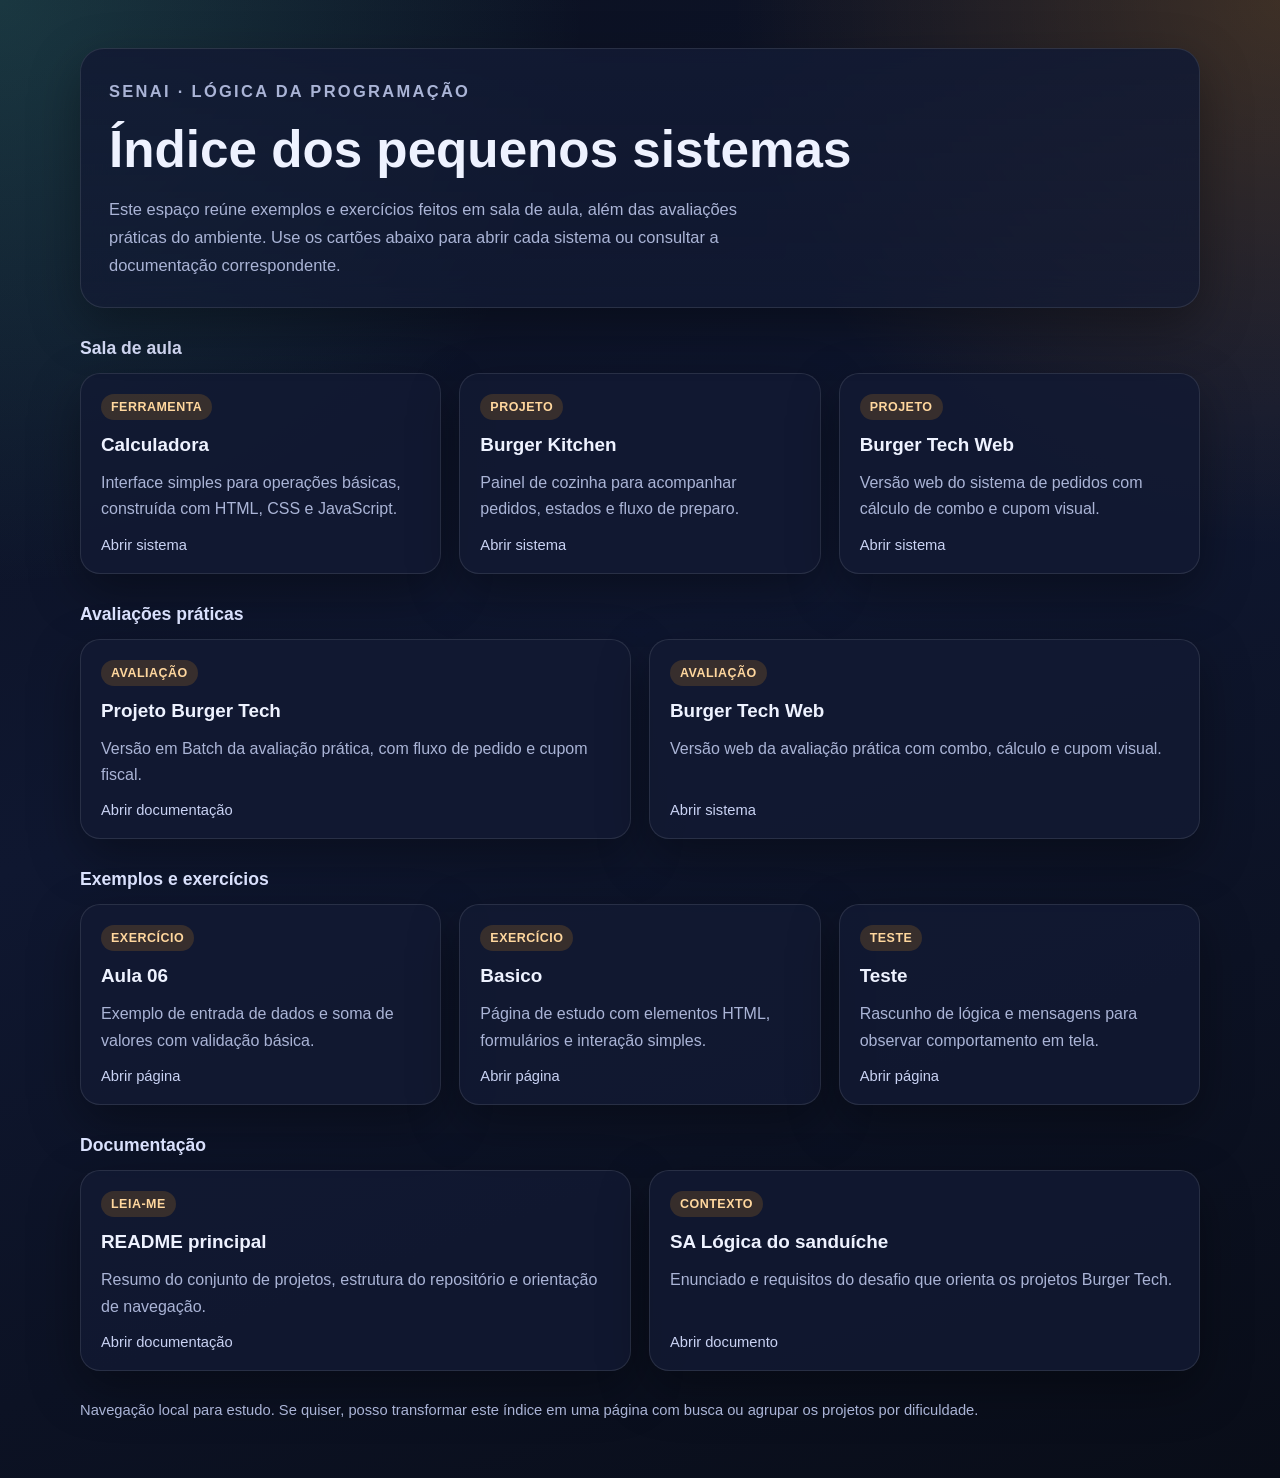
<file: index.html>
<!doctype html>
<html lang="pt-BR">
	<head>
		<meta charset="utf-8" />
		<meta
			name="viewport"
			content="width=device-width, initial-scale=1"
		/>
		<title>Senai | Lógica da Programação</title>
		<style>
			:root {
				color-scheme: dark;
				--bg: #0b1020;
				--bg-soft: #121a33;
				--card: rgba(18, 26, 51, 0.84);
				--card-border: rgba(255, 255, 255, 0.1);
				--text: #eef2ff;
				--muted: #aab4d6;
				--accent: #ff9f1c;
				--accent-2: #5eead4;
				--shadow: 0 18px 50px rgba(0, 0, 0, 0.35);
			}

			* {
				box-sizing: border-box;
			}

			body {
				margin: 0;
				min-height: 100vh;
				font-family: "Segoe UI", Tahoma, sans-serif;
				color: var(--text);
				background:
					radial-gradient(
						circle at top left,
						rgba(94, 234, 212, 0.18),
						transparent 30%
					),
					radial-gradient(
						circle at top right,
						rgba(255, 159, 28, 0.2),
						transparent 28%
					),
					linear-gradient(160deg, var(--bg) 0%, #0f1730 45%, #090d18 100%);
			}

			main {
				width: min(1120px, calc(100% - 32px));
				margin: 0 auto;
				padding: 48px 0 56px;
			}

			.hero {
				display: grid;
				gap: 18px;
				padding: 28px;
				margin-bottom: 28px;
				border: 1px solid var(--card-border);
				border-radius: 24px;
				background: linear-gradient(
					180deg,
					rgba(18, 26, 51, 0.9),
					rgba(18, 26, 51, 0.72)
				);
				box-shadow: var(--shadow);
				backdrop-filter: blur(14px);
			}

			.eyebrow {
				margin: 0;
				color: var(--accent-2);
				letter-spacing: 0.14em;
				text-transform: uppercase;
				font-size: 0.78rem;
				font-weight: 700;
			}

			h1 {
				margin: 0;
				font-size: clamp(2rem, 4vw, 3.5rem);
				line-height: 1.05;
			}

			.hero p {
				margin: 0;
				max-width: 70ch;
				color: var(--muted);
				font-size: 1.03rem;
				line-height: 1.7;
			}

			.grid {
				display: grid;
				grid-template-columns: repeat(auto-fit, minmax(240px, 1fr));
				gap: 18px;
			}

			.section-title {
				margin: 30px 0 14px;
				font-size: 1.1rem;
				color: #dce3ff;
			}

			.card {
				display: flex;
				flex-direction: column;
				gap: 14px;
				min-height: 100%;
				padding: 20px;
				border-radius: 20px;
				border: 1px solid var(--card-border);
				background: var(--card);
				box-shadow: var(--shadow);
				text-decoration: none;
				color: inherit;
				transition:
					transform 0.2s ease,
					border-color 0.2s ease,
					background 0.2s ease;
			}

			.card:hover,
			.card:focus-visible {
				transform: translateY(-4px);
				border-color: rgba(94, 234, 212, 0.45);
				background: rgba(21, 31, 60, 0.94);
				outline: none;
			}

			.card .tag {
				display: inline-flex;
				width: fit-content;
				padding: 6px 10px;
				border-radius: 999px;
				background: rgba(255, 159, 28, 0.16);
				color: #ffd79e;
				font-size: 0.78rem;
				font-weight: 700;
				letter-spacing: 0.04em;
				text-transform: uppercase;
			}

			.card h2 {
				margin: 0;
				font-size: 1.18rem;
			}

			.card p {
				margin: 0;
				color: var(--muted);
				line-height: 1.65;
			}

			.meta {
				margin-top: auto;
				color: #c9d2f3;
				font-size: 0.92rem;
			}

			.footer {
				margin-top: 28px;
				color: var(--muted);
				font-size: 0.92rem;
				line-height: 1.6;
			}

			.footer a {
				color: var(--accent-2);
			}

			@media (max-width: 640px) {
				main {
					width: min(100% - 20px, 1120px);
					padding: 20px 0 36px;
				}

				.hero,
				.card {
					border-radius: 18px;
				}
			}
		</style>
	</head>
	<body>
		<main>
			<section class="hero">
				<p class="eyebrow">SENAI · Lógica da Programação</p>
				<h1>Índice dos pequenos sistemas</h1>
				<p>
					Este espaço reúne exemplos e exercícios feitos em sala de aula, além das
					avaliações práticas do ambiente. Use os cartões abaixo para abrir cada
					sistema ou consultar a documentação correspondente.
				</p>
			</section>

			<h2 class="section-title">Sala de aula</h2>
			<section class="grid">
				<a
					class="card"
					href="calculadora/index.html"
				>
					<span class="tag">Ferramenta</span>
					<h2>Calculadora</h2>
					<p>
						Interface simples para operações básicas, construída com HTML, CSS e
						JavaScript.
					</p>
					<span class="meta">Abrir sistema</span>
				</a>

				<a
					class="card"
					href="burger-kitchen/index.html"
				>
					<span class="tag">Projeto</span>
					<h2>Burger Kitchen</h2>
					<p>
						Painel de cozinha para acompanhar pedidos, estados e fluxo de preparo.
					</p>
					<span class="meta">Abrir sistema</span>
				</a>

				<a
					class="card"
					href="projeto-burger-tech-web/index.html"
				>
					<span class="tag">Projeto</span>
					<h2>Burger Tech Web</h2>
					<p>
						Versão web do sistema de pedidos com cálculo de combo e cupom visual.
					</p>
					<span class="meta">Abrir sistema</span>
				</a>
			</section>

			<h2 class="section-title">Avaliações práticas</h2>
			<section class="grid">
				<a
					class="card"
					href="projeto_burger_tech/README.md"
				>
					<span class="tag">Avaliação</span>
					<h2>Projeto Burger Tech</h2>
					<p>
						Versão em Batch da avaliação prática, com fluxo de pedido e cupom fiscal.
					</p>
					<span class="meta">Abrir documentação</span>
				</a>

				<a
					class="card"
					href="projeto-burger-tech-web/index.html"
				>
					<span class="tag">Avaliação</span>
					<h2>Burger Tech Web</h2>
					<p>Versão web da avaliação prática com combo, cálculo e cupom visual.</p>
					<span class="meta">Abrir sistema</span>
				</a>
			</section>

			<h2 class="section-title">Exemplos e exercícios</h2>
			<section class="grid">
				<a
					class="card"
					href="aula06.html"
				>
					<span class="tag">Exercício</span>
					<h2>Aula 06</h2>
					<p>Exemplo de entrada de dados e soma de valores com validação básica.</p>
					<span class="meta">Abrir página</span>
				</a>

				<a
					class="card"
					href="basico.html"
				>
					<span class="tag">Exercício</span>
					<h2>Basico</h2>
					<p>
						Página de estudo com elementos HTML, formulários e interação simples.
					</p>
					<span class="meta">Abrir página</span>
				</a>

				<a
					class="card"
					href="teste.html"
				>
					<span class="tag">Teste</span>
					<h2>Teste</h2>
					<p>Rascunho de lógica e mensagens para observar comportamento em tela.</p>
					<span class="meta">Abrir página</span>
				</a>
			</section>

			<h2 class="section-title">Documentação</h2>
			<section class="grid">
				<a
					class="card"
					href="README.md"
				>
					<span class="tag">Leia-me</span>
					<h2>README principal</h2>
					<p>
						Resumo do conjunto de projetos, estrutura do repositório e orientação de
						navegação.
					</p>
					<span class="meta">Abrir documentação</span>
				</a>

				<a
					class="card"
					href="SA-Logica-do-sanduiche.md"
				>
					<span class="tag">Contexto</span>
					<h2>SA Lógica do sanduíche</h2>
					<p>
						Enunciado e requisitos do desafio que orienta os projetos Burger Tech.
					</p>
					<span class="meta">Abrir documento</span>
				</a>
			</section>

			<div class="footer">
				Navegação local para estudo. Se quiser, posso transformar este índice em uma
				página com busca ou agrupar os projetos por dificuldade.
			</div>
		</main>
	</body>
</html>
</file>
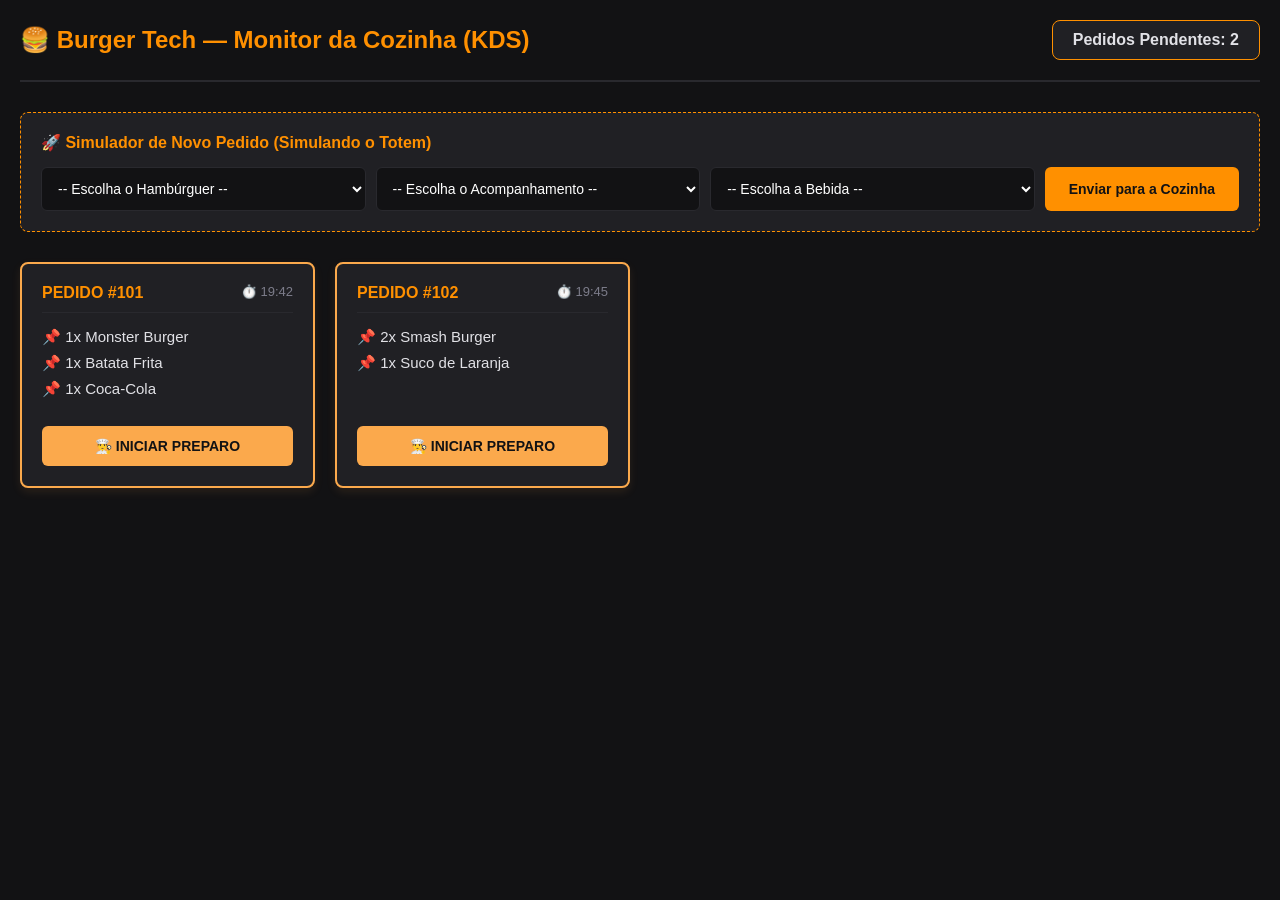
<file: burger-kitchen/index.html>
<!DOCTYPE html>
<html lang="pt-BR">
<head>
    <meta charset="UTF-8">
    <meta name="viewport" content="width=device-width, initial-scale=1.0">
    <title>Burger Tech | KDS Cozinha Premium</title>
</head>
<body>
    <link rel="stylesheet" href="estilo.css">
    <header>
        <h1>🍔 Burger Tech — Monitor da Cozinha (KDS)</h1>
        <div class="stats">
            <span id="contador-pedidos">Pedidos Pendentes: 0</span>
        </div>
    </header>

    <section class="simulador-totem">
        <h3>🚀 Simulador de Novo Pedido (Simulando o Totem)</h3>
        <div class="form-totem">
            <select id="select-lanche">
                <option value="">-- Escolha o Hambúrguer --</option>
                <option value="1x Monster Burger">1x Monster Burger</option>
                <option value="1x Smash Burger">1x Smash Burger</option>
                <option value="1x Chicken Burger">1x Chicken Burger</option>
                <option value="1x Duplo Bacon">1x Duplo Bacon</option>
            </select>

            <select id="select-acompanhamento">
                <option value="">-- Escolha o Acompanhamento --</option>
                <option value="1x Batata Frita">1x Batata Frita</option>
                <option value="1x Batata Rústica">1x Batata Rústica</option>
                <option value="1x Onion Rings">1x Onion Rings</option>
            </select>

            <select id="select-bebida">
                <option value="">-- Escolha a Bebida --</option>
                <option value="1x Coca-Cola">1x Coca-Cola</option>
                <option value="1x Guaraná Antarctica">1x Guaraná Antarctica</option>
                <option value="1x Fanta Laranja">1x Fanta Laranja</option>
                <option value="1x Suco de Laranja">1x Suco de Laranja</option>
            </select>

            <button onclick="criarPedidoDoTotem()">Enviar para a Cozinha</button>
        </div>
    </section>

    <main class="painel-cozinha" id="container-pedidos">
        </main>

    <audio id="som-notificacao" src="https://assets.mixkit.co/active_storage/sfx/2869/2869-84.wav"></audio>

    <script src="script.js"></script>
</body>
</html>
</file>
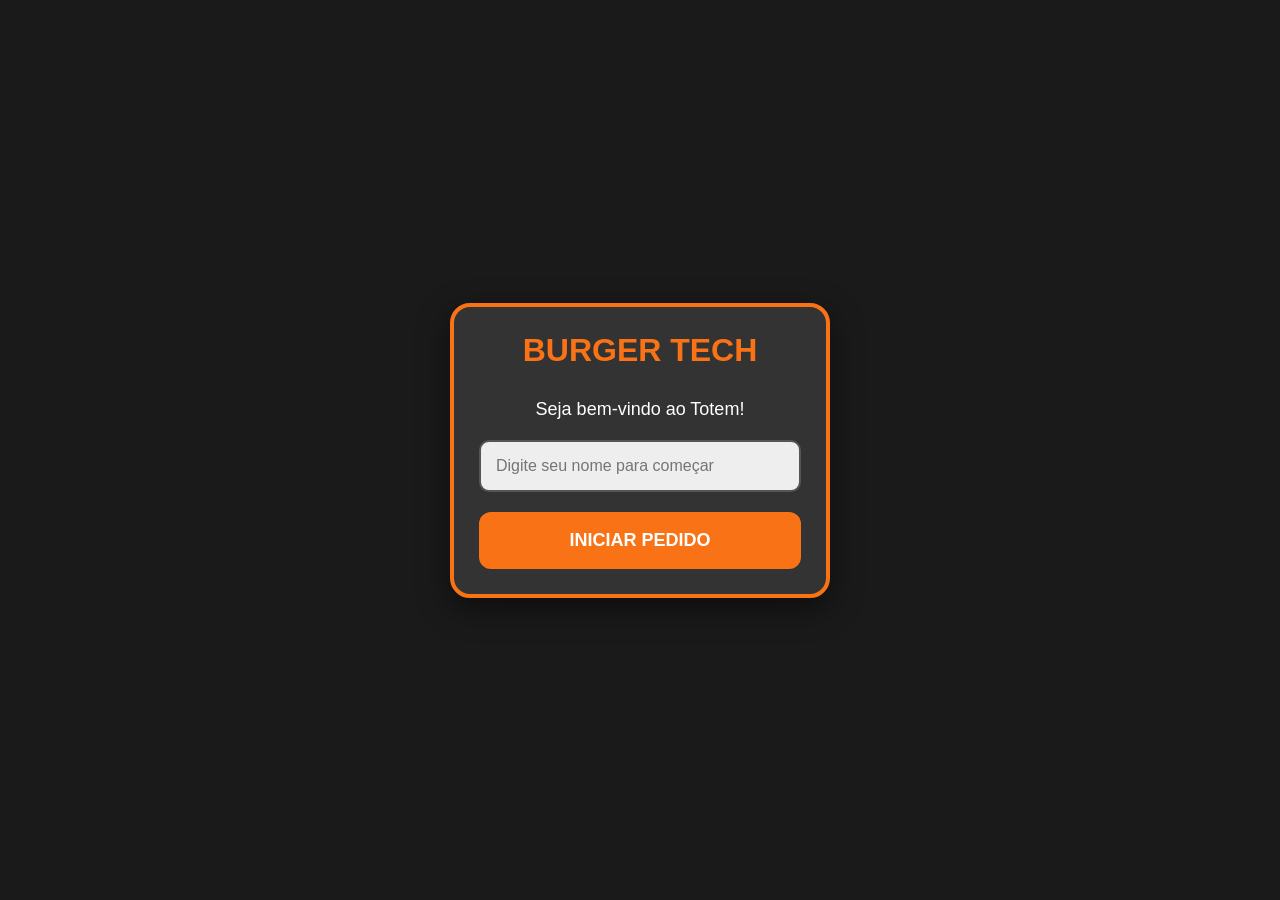
<file: projeto-burger-tech-web/index.html>
<!DOCTYPE html>
<html lang="pt-br">
    <head>
        <meta charset="UTF-8">
        <title>Burger Tech - Totem Shopping</title>
    </head>
    <body>

        <link rel="stylesheet" href="estilo.css"/>

        <div class="totem">

            <div id="tela-login" class="tela">
                <h1 class="logo">BURGER TECH</h1>
                <p>Seja bem-vindo ao Totem!</p>
                <input 
                    type="text" 
                    id="nome-cliente" 
                    placeholder="Digite seu nome para começar"
                >
                <button 
                    class="btn-proximo" 
                    onclick="irParaCardapio()"
                >INICIAR PEDIDO</button>
            </div>

            <div 
                id="tela-cardapio" 
                class="tela" 
                style="display: none;"
            >
                <h2>Olá, <span id="span-nome"></span>!</h2>
                <p>Escolha seu lanche:</p>
                <div class="grade-botoes">
                    <button 
                        onclick="selecionarLanche('Super Burger', 20)"
                    >Super Burger <br> R$ 20</button>
                    <button 
                        onclick="selecionarLanche('Mega Burger', 30)"
                    >Mega Burger <br> R$ 30</button>
                </div>
            </div>

            <div 
                id="tela-combo" 
                class="tela" 
                style="display: none;"
            >
                <h2>Deseja Combo?</h2>
                <p>Batata + Refri por apenas +R$ 10,00</p>
                <div class="grade-botoes">
                    <button 
                        class="btn-sim" 
                        onclick="finalizar(true)"
                    >SIM (+ R$ 10)</button>
                    <button 
                        class="btn-nao" 
                        onclick="finalizar(false)"
                    >NÃO (SÓ LANCHE)</button>
                </div>
            </div>

            <div 
                id="tela-final" 
                class="tela" 
                style="display: none;"
            >
                <div class="cupom">
                    <h3>PEDIDO FINALIZADO</h3>
                    <hr>
                    <p id="res-nome"></p>
                    <p id="res-item"></p>
                    <p id="res-total" class="total"></p>
                    <hr>
                </div>
                <button 
                    class="btn-proximo" 
                    onclick="reiniciar()"
                >NOVO PEDIDO</button>
            </div>

        </div>

        <script src="script.js"></script>

    </body>
</html>
</file>
<file: burger-kitchen/estilo.css>
/* Reset Geral */
* {
    margin: 0;
    padding: 0;
    box-sizing: border-box;
    font-family: 'Segoe UI', Tahoma, Geneva, Verdana, sans-serif;
}

body {
    background-color: #121214;
    color: #e1e1e6;
    padding: 20px;
}

/* Cabeçalho superior */
header {
    display: flex;
    justify-content: space-between;
    align-items: center;
    border-bottom: 2px solid #29292e;
    padding-bottom: 20px;
    margin-bottom: 30px;
}

h1 {
    color: #ff9000;
    font-size: 24px;
}

.stats {
    background-color: #202024;
    padding: 10px 20px;
    border-radius: 8px;
    border: 1px solid #ff9000;
    font-weight: bold;
}

/* Painel superior do Simulador */
.simulador-totem {
    background-color: #202024;
    border: 1px dashed #ff9000;
    border-radius: 8px;
    padding: 20px;
    margin-bottom: 30px;
}

.simulador-totem h3 {
    font-size: 16px;
    color: #ff9000;
    margin-bottom: 15px;
}

.form-totem {
    display: flex;
    gap: 10px;
    flex-wrap: wrap;
}

/* Estilo customizado para as caixas de Select */
.form-totem select {
    flex: 1;
    min-width: 180px;
    padding: 12px;
    background-color: #121214;
    border: 1px solid #29292e;
    border-radius: 6px;
    color: #fff;
    font-size: 14px;
    cursor: pointer;
}

.form-totem select:focus {
    border-color: #ff9000;
    outline: none;
}

/* Botão de envio do Totem */
.form-totem button {
    background-color: #ff9000;
    color: #121214;
    border: none;
    padding: 12px 24px;
    font-weight: bold;
    border-radius: 6px;
    cursor: pointer;
    font-size: 14px;
    transition: background 0.2s;
}

.form-totem button:hover {
    background-color: #e08200;
}

/* Grid para alinhar os Cards lado a lado */
.painel-cozinha {
    display: grid;
    grid-template-columns: repeat(auto-fill, minmax(280px, 1fr));
    gap: 20px;
}

/* Estilização básica do Card */
.card-pedido {
    background-color: #202024;
    border: 2px solid #29292e;
    border-radius: 8px;
    padding: 20px;
    display: flex;
    flex-direction: column;
    justify-content: space-between;
    transition: transform 0.2s, box-shadow 0.2s;
}

.card-pedido:hover {
    transform: translateY(-3px);
}

.card-header {
    display: flex;
    justify-content: space-between;
    border-bottom: 1px solid #29292e;
    padding-bottom: 10px;
    margin-bottom: 15px;
}

.numero-pedido {
    font-weight: bold;
    color: #ff9000;
}

.horario {
    font-size: 13px;
    color: #7c7c8a;
}

.itens-pedido {
    list-style: none;
    margin-bottom: 20px;
    flex-grow: 1;
}

.itens-pedido li {
    margin-bottom: 8px;
    font-size: 15px;
    color: #e1e1e6;
}

/* Botões internos do card (Iniciar / Concluir) */
.btn-status {
    width: 100%;
    padding: 12px;
    border: none;
    border-radius: 6px;
    font-weight: bold;
    cursor: pointer;
    font-size: 14px;
    transition: background 0.2s;
}

/* Mudanças de cores de acordo com o status atual */
.card-pedido.pendente { 
    border-color: #fba94c; 
    box-shadow: 0 4px 10px rgba(251, 169, 76, 0.1);
}
.btn-preparar { 
    background-color: #fba94c; 
    color: #121214; 
}
.btn-preparar:hover { 
    background-color: #e09236; 
}

.card-pedido.preparando { 
    border-color: #00b37e; 
    box-shadow: 0 4px 10px rgba(0, 179, 126, 0.1);
}
.btn-finalizar { 
    background-color: #00b37e; 
    color: #ffffff; 
}
.btn-finalizar:hover { 
    background-color: #00875f; 
}
</file>
<file: projeto-burger-tech-web/estilo.css>
* {
    box-sizing: border-box;
    margin: 0;
    padding: 0;
}

body {
    background-color: #1a1a1a;
    color: white;
    font-family: 'Segoe UI', Tahoma, Geneva, Verdana, sans-serif;
    display: flex;
    justify-content: center;
    align-items: center;
    height: 100vh;
}

/* Estrutura do Totem */
.totem {
    width: 380px;
    background-color: #333;
    border: 4px solid #f97316;
    border-radius: 20px;
    padding: 25px;
    text-align: center;
    box-shadow: 0 10px 30px rgba(0, 0, 0, 0.5);
}

.logo {
    color: #f97316;
    font-size: 32px;
    margin-bottom: 30px;
    text-transform: uppercase;
    font-weight: bold;
}

/* Elementos de Entrada e Texto */
h2 {
    margin-bottom: 15px;
    color: #f97316;
}
p {
    margin-bottom: 20px;
    font-size: 18px;
}
input {
    width: 100%;
    padding: 15px;
    margin-bottom: 20px;
    border-radius: 10px;
    border: 2px solid #555;
    background-color: #eee;
    font-size: 16px;
    outline: none;
}
input:focus {
    border-color: #f97316;
}
/* Grade de Botões (Navegação) */
.grade-botoes {
    display: grid;
    gap: 15px;
    margin-top: 20px;
}

button {
    padding: 18px;
    border-radius: 12px;
    border: none;
    font-size: 18px;
    font-weight: bold;
    cursor: pointer;
    transition: transform 0.1s, background-color 0.2s;
}

button:active {
    transform: scale(0.95);
}

/* Estilos Específicos de Botões */
.btn-proximo {
    background-color: #f97316;
    color: white;
    width: 100%;
}
.grade-botoes button {
    background-color: #444;
    color: white;
    border: 2px solid #555;
}
.grade-botoes button:hover {
    background-color: #f97316;
    border-color: white;
}
.btn-sim {
    background-color: #22c55e !important;
    color: white;
}
.btn-nao {
    background-color: #ef4444 !important;
    color: white;
}

/* Visual do Cupom Fiscal */
.cupom {
    background-color: white;
    color: black;
    padding: 20px;
    border-radius: 5px;
    text-align: left;
    margin-bottom: 20px;
    font-family: 'Courier New', Courier, monospace;
    border-left: 5px dashed #f97316;
}
.cupom h3 {
    text-align: center;
    margin-bottom: 10px;
}
.total {
    font-size: 24px;
    font-weight: bold;
    color: #f97316;
    margin-top: 10px;
    text-align: center;
}
</file>
